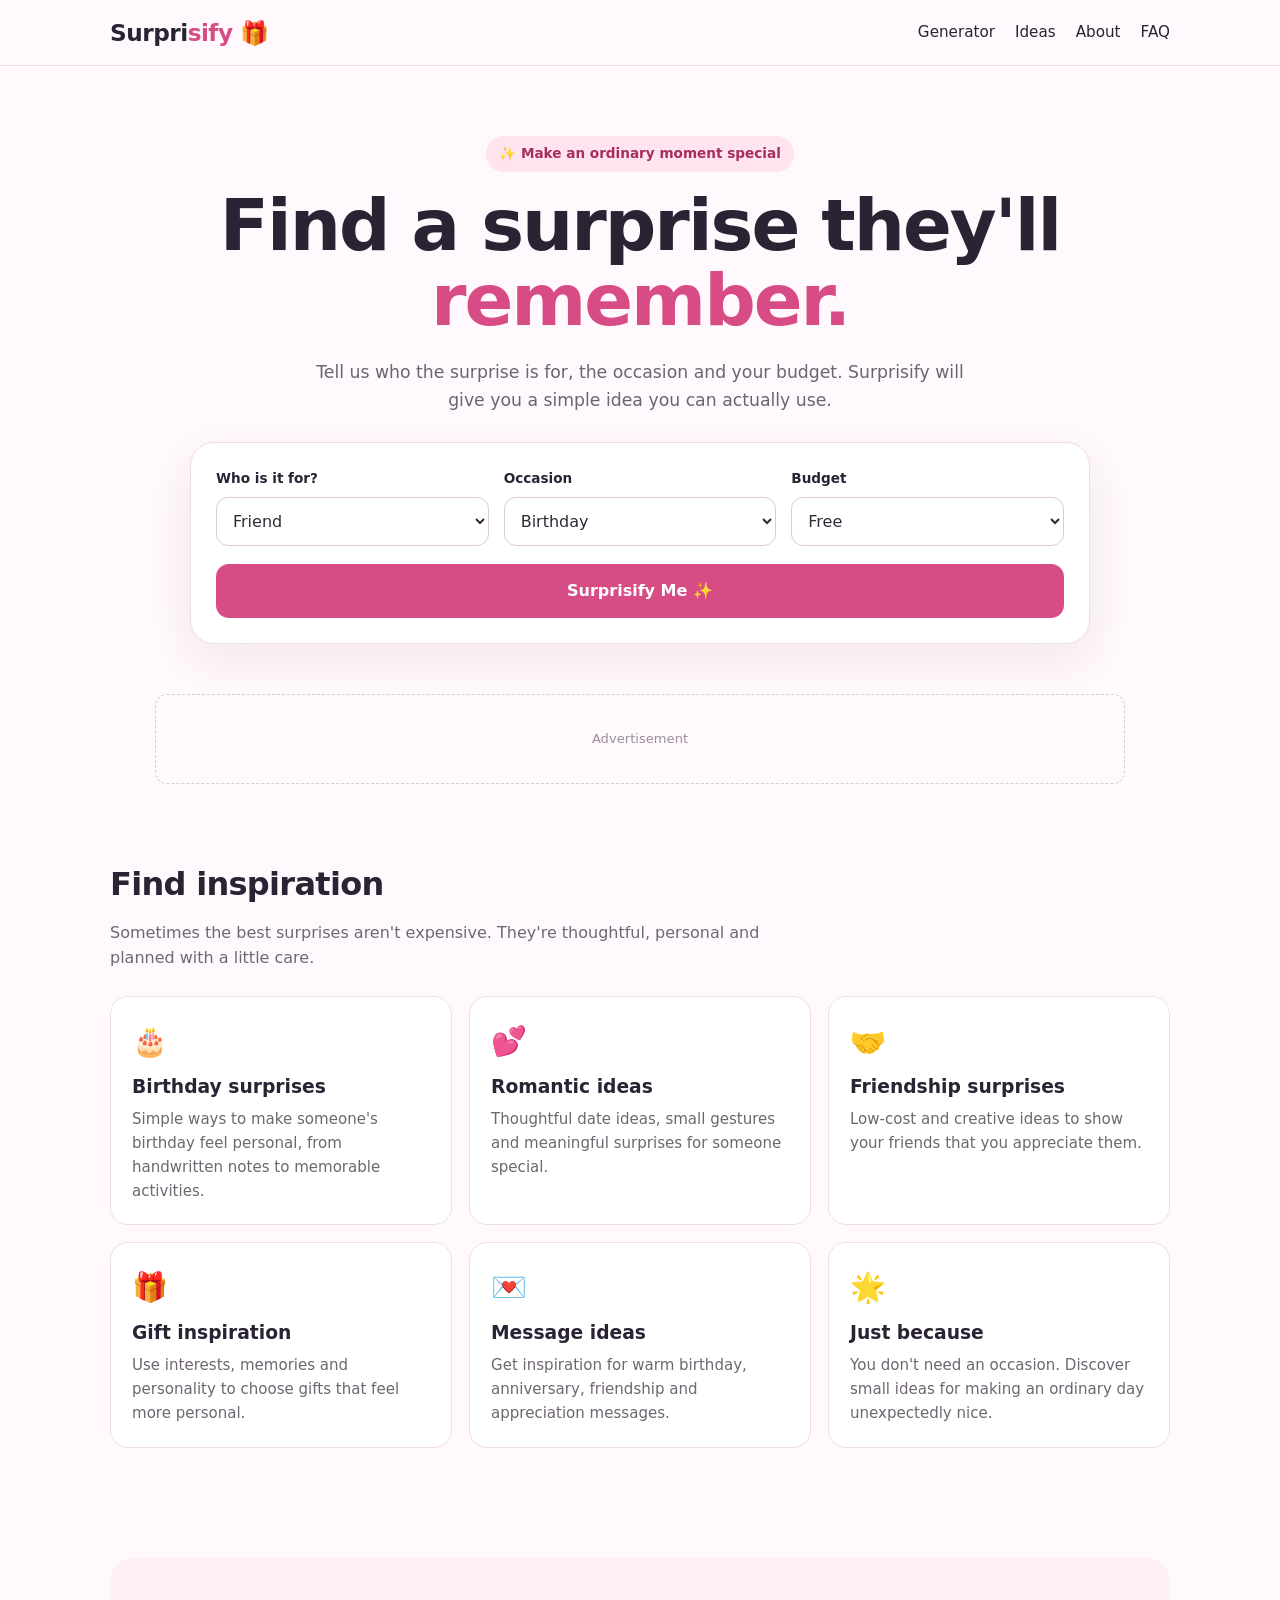
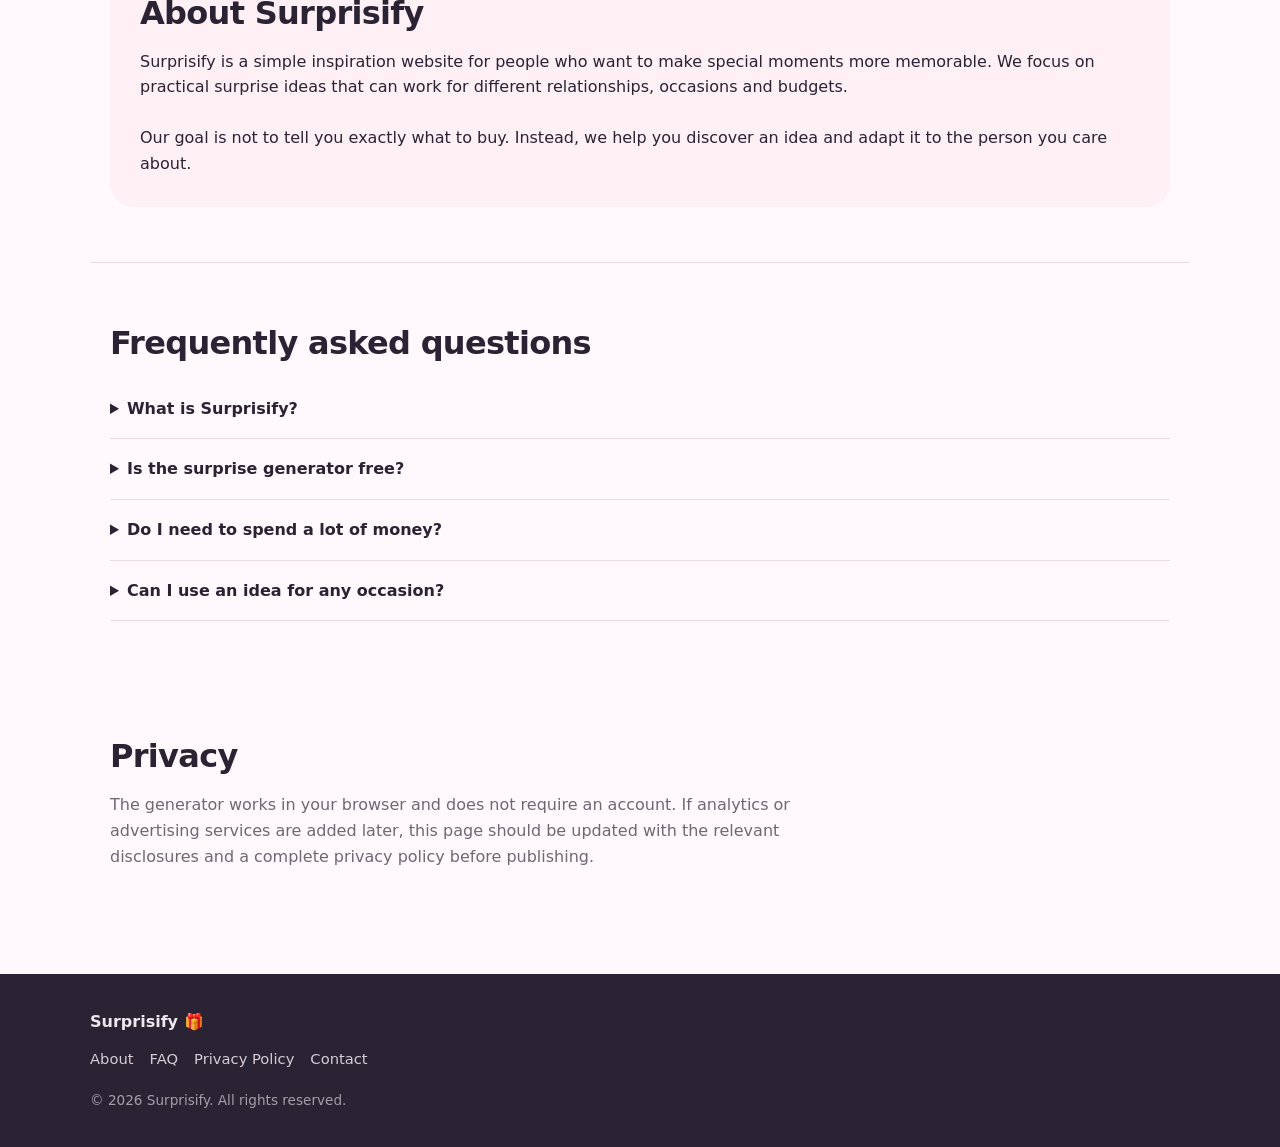
<file: index.html>
<!DOCTYPE html>
<html lang="en">
<head>
  <script async src="https://pagead2.googlesyndication.com/pagead/js/adsbygoogle.js?client=ca-pub-3147960949457616"
     crossorigin="anonymous"></script>
  <meta charset="UTF-8">
  <meta name="viewport" content="width=device-width, initial-scale=1.0">
  <meta name="description" content="Surprisify helps you discover thoughtful surprise ideas, gifts, activities and messages for birthdays, anniversaries, friends, family and special people.">
  <meta name="keywords" content="surprise ideas, birthday surprise, gift ideas, romantic surprises, anniversary ideas, surprise generator">
  <meta name="author" content="Surprisify">
  <meta name="robots" content="index, follow">
  <meta property="og:title" content="Surprisify — Find Your Perfect Surprise">
  <meta property="og:description" content="Get a thoughtful surprise idea in seconds.">
  <meta property="og:type" content="website">
  <title>Surprisify — Find Your Perfect Surprise 🎁</title>

  <style>
    * { box-sizing: border-box; margin: 0; padding: 0; }
    html { scroll-behavior: smooth; }
    body {
      font-family: Inter, system-ui, -apple-system, BlinkMacSystemFont, "Segoe UI", sans-serif;
      color: #292334;
      background: #fff8fc;
      line-height: 1.6;
    }
    a { color: inherit; text-decoration: none; }
    button, select { font: inherit; }

    header {
      position: sticky;
      top: 0;
      z-index: 10;
      background: rgba(255,248,252,.94);
      backdrop-filter: blur(12px);
      border-bottom: 1px solid #f0dfe9;
    }
    .nav {
      max-width: 1100px;
      margin: auto;
      padding: 14px 20px;
      display: flex;
      align-items: center;
      justify-content: space-between;
      gap: 20px;
    }
    .logo { font-size: 1.45rem; font-weight: 800; letter-spacing: -.5px; }
    .logo span { color: #d84c86; }
    nav { display: flex; gap: 20px; font-size: .95rem; }
    nav a:hover { color: #d84c86; }

    .hero {
      max-width: 1100px;
      margin: auto;
      padding: 70px 20px 45px;
      text-align: center;
    }
    .badge {
      display: inline-block;
      padding: 7px 13px;
      border-radius: 999px;
      background: #ffe3ef;
      color: #a62d61;
      font-weight: 700;
      font-size: .85rem;
      margin-bottom: 16px;
    }
    h1 {
      font-size: clamp(2.2rem, 7vw, 4.5rem);
      line-height: 1.05;
      letter-spacing: -2px;
      max-width: 850px;
      margin: auto;
    }
    .hero h1 span { color: #d84c86; }
    .hero p {
      max-width: 680px;
      margin: 20px auto 28px;
      color: #6d6471;
      font-size: 1.08rem;
    }

    .generator {
      max-width: 900px;
      margin: 15px auto 0;
      background: white;
      border: 1px solid #efdce7;
      border-radius: 24px;
      padding: 25px;
      box-shadow: 0 16px 45px rgba(86, 35, 61, .08);
      text-align: left;
    }
    .fields {
      display: grid;
      grid-template-columns: repeat(3, 1fr);
      gap: 15px;
    }
    label { display: block; font-size: .85rem; font-weight: 750; margin-bottom: 7px; }
    select {
      width: 100%;
      padding: 13px 12px;
      border: 1px solid #decbd6;
      border-radius: 12px;
      background: #fff;
      color: #302936;
      outline: none;
    }
    select:focus { border-color: #d84c86; }

    .primary {
      width: 100%;
      border: 0;
      border-radius: 13px;
      padding: 14px 18px;
      margin-top: 18px;
      background: #d84c86;
      color: white;
      font-weight: 800;
      cursor: pointer;
      transition: transform .15s, opacity .15s;
    }
    .primary:hover { transform: translateY(-1px); opacity: .94; }

    #result {
      display: none;
      margin-top: 20px;
      padding: 20px;
      border-radius: 17px;
      background: #fff0f6;
      border: 1px solid #f2c8dc;
    }
    #result.show { display: block; }
    #result h3 { margin-bottom: 5px; color: #9e285c; }
    #idea { font-size: 1.03rem; }
    .result-actions { display: flex; gap: 10px; margin-top: 13px; }
    .secondary {
      border: 1px solid #d9bccb;
      background: white;
      padding: 9px 13px;
      border-radius: 10px;
      cursor: pointer;
      font-weight: 700;
    }

    .section {
      max-width: 1100px;
      margin: auto;
      padding: 55px 20px;
    }
    .section h2 { font-size: 2rem; margin-bottom: 10px; letter-spacing: -.7px; }
    .section-intro { color: #706774; margin-bottom: 25px; max-width: 700px; }

    .cards {
      display: grid;
      grid-template-columns: repeat(3, 1fr);
      gap: 17px;
    }
    .card {
      background: white;
      border: 1px solid #efdee7;
      border-radius: 18px;
      padding: 21px;
    }
    .card .emoji { font-size: 1.8rem; }
    .card h3 { margin: 8px 0 5px; }
    .card p { color: #6e6670; font-size: .94rem; }

    .ad-space {
      max-width: 970px;
      min-height: 90px;
      margin: 5px auto 20px;
      padding: 15px;
      border: 1px dashed #dccbd5;
      border-radius: 12px;
      display: flex;
      align-items: center;
      justify-content: center;
      color: #9b9099;
      font-size: .82rem;
    }

    .faq { border-top: 1px solid #eadbe3; }
    details { padding: 17px 0; border-bottom: 1px solid #eadbe3; }
    summary { cursor: pointer; font-weight: 750; }
    details p { color: #6d6470; padding-top: 9px; max-width: 800px; }

    .about {
      background: #fff0f6;
      border-radius: 24px;
      padding: 30px;
    }

    footer {
      margin-top: 25px;
      background: #292334;
      color: #eee7ec;
      padding: 35px 20px;
    }
    .footer-inner { max-width: 1100px; margin: auto; }
    .footer-links { display: flex; flex-wrap: wrap; gap: 16px; margin-top: 12px; }
    .footer-links a { color: #d9cbd4; font-size: .92rem; }
    .copyright { margin-top: 20px; color: #a99ca6; font-size: .85rem; }

    @media (max-width: 760px) {
      nav { display: none; }
      .hero { padding-top: 50px; }
      .fields, .cards { grid-template-columns: 1fr; }
      .generator { padding: 18px; }
      .section { padding: 42px 20px; }
      h1 { letter-spacing: -1.2px; }
    }
  </style>
</head>

<body>
<header>
  <div class="nav">
    <a class="logo" href="#home">Surpri<span>sify</span> 🎁</a>
    <nav>
      <a href="#generator">Generator</a>
      <a href="#ideas">Ideas</a>
      <a href="#about">About</a>
      <a href="#faq">FAQ</a>
    </nav>
  </div>
</header>

<main id="home">
  <section class="hero">
    <div class="badge">✨ Make an ordinary moment special</div>
    <h1>Find a surprise they'll <span>remember.</span></h1>
    <p>Tell us who the surprise is for, the occasion and your budget. Surprisify will give you a simple idea you can actually use.</p>

    <div class="generator" id="generator">
      <div class="fields">
        <div>
          <label for="person">Who is it for?</label>
          <select id="person">
            <option>Friend</option>
            <option>Partner</option>
            <option>Family</option>
            <option>Crush</option>
            <option>Anyone special</option>
          </select>
        </div>
        <div>
          <label for="occasion">Occasion</label>
          <select id="occasion">
            <option>Birthday</option>
            <option>Anniversary</option>
            <option>Just Because</option>
            <option>Celebration</option>
            <option>Long Distance</option>
          </select>
        </div>
        <div>
          <label for="budget">Budget</label>
          <select id="budget">
            <option>Free</option>
            <option>Low</option>
            <option>Medium</option>
          </select>
        </div>
      </div>

      <button class="primary" onclick="generateIdea()">Surprisify Me ✨</button>

      <div id="result">
        <h3>Your surprise idea 💝</h3>
        <p id="idea"></p>
        <div class="result-actions">
          <button class="secondary" onclick="generateIdea()">Try another</button>
          <button class="secondary" onclick="copyIdea()">Copy idea</button>
        </div>
      </div>
    </div>
  </section>

  <div class="ad-space" aria-label="Advertisement space">Advertisement</div>

  <section class="section" id="ideas">
    <h2>Find inspiration</h2>
    <p class="section-intro">Sometimes the best surprises aren't expensive. They're thoughtful, personal and planned with a little care.</p>

    <div class="cards">
      <article class="card">
        <div class="emoji">🎂</div>
        <h3>Birthday surprises</h3>
        <p>Simple ways to make someone's birthday feel personal, from handwritten notes to memorable activities.</p>
      </article>
      <article class="card">
        <div class="emoji">💕</div>
        <h3>Romantic ideas</h3>
        <p>Thoughtful date ideas, small gestures and meaningful surprises for someone special.</p>
      </article>
      <article class="card">
        <div class="emoji">🤝</div>
        <h3>Friendship surprises</h3>
        <p>Low-cost and creative ideas to show your friends that you appreciate them.</p>
      </article>
      <article class="card">
        <div class="emoji">🎁</div>
        <h3>Gift inspiration</h3>
        <p>Use interests, memories and personality to choose gifts that feel more personal.</p>
      </article>
      <article class="card">
        <div class="emoji">💌</div>
        <h3>Message ideas</h3>
        <p>Get inspiration for warm birthday, anniversary, friendship and appreciation messages.</p>
      </article>
      <article class="card">
        <div class="emoji">🌟</div>
        <h3>Just because</h3>
        <p>You don't need an occasion. Discover small ideas for making an ordinary day unexpectedly nice.</p>
      </article>
    </div>
  </section>

  <section class="section" id="about">
    <div class="about">
      <h2>About Surprisify</h2>
      <p>Surprisify is a simple inspiration website for people who want to make special moments more memorable. We focus on practical surprise ideas that can work for different relationships, occasions and budgets.</p>
      <br>
      <p>Our goal is not to tell you exactly what to buy. Instead, we help you discover an idea and adapt it to the person you care about.</p>
    </div>
  </section>

  <section class="section faq" id="faq">
    <h2>Frequently asked questions</h2>
    <details>
      <summary>What is Surprisify?</summary>
      <p>Surprisify is an online source of surprise inspiration, including gift ideas, activities, messages and simple ways to celebrate people you care about.</p>
    </details>
    <details>
      <summary>Is the surprise generator free?</summary>
      <p>Yes. The generator on this website is designed to be free to use.</p>
    </details>
    <details>
      <summary>Do I need to spend a lot of money?</summary>
      <p>No. Many memorable surprises are based on time, creativity and personal thought rather than cost.</p>
    </details>
    <details>
      <summary>Can I use an idea for any occasion?</summary>
      <p>Absolutely. Treat the generated idea as inspiration and adjust it to suit the person, occasion and your relationship.</p>
    </details>
  </section>

  <section class="section">
    <h2>Privacy</h2>
    <p class="section-intro">The generator works in your browser and does not require an account. If analytics or advertising services are added later, this page should be updated with the relevant disclosures and a complete privacy policy before publishing.</p>
  </section>
</main>

<footer>
  <div class="footer-inner">
    <strong>Surprisify 🎁</strong>
    <div class="footer-links">
      <a href="#about">About</a>
      <a href="#faq">FAQ</a>
      <a href="#privacy">Privacy Policy</a>
      <a href="#contact">Contact</a>
    </div>
    <p class="copyright">© 2026 Surprisify. All rights reserved.</p>
  </div>
</footer>

<script>
  const ideas = {
    "Friend": {
      "Birthday": {
        "Free": ["Make a short video using your favorite shared memories and send it at midnight.", "Write a handwritten-style digital letter listing five things you appreciate about your friend.", "Create a mini treasure hunt using clues based on your funniest memories together."],
        "Low": ["Put together a small snack-and-memory box with their favorite treats and printed photos.", "Plan a surprise evening walk with their favorite playlist and a small dessert stop."],
        "Medium": ["Plan a themed day around something your friend loves, including food, an activity and a small personalized gift."]
      },
      "Anniversary": {
        "Free": ["Create a timeline of your best friendship memories and share it as a digital card.", "Recreate the first funny or memorable moment you both remember and document it with a photo."],
        "Low": ["Make a friendship scrapbook with photos, inside jokes and short notes.", "Arrange a favorite-food picnic and bring a small memory card for them."],
        "Medium": ["Plan a full friendship day around three places or activities that represent your journey together."]
      },
      "Just Because": {
        "Free": ["Send an unexpected message telling them one specific thing they do that makes your life better.", "Make a playlist named after an inside joke you both share."],
        "Low": ["Drop off their favorite snack with a tiny note saying, 'No reason. Just thought of you.'"],
        "Medium": ["Organize a surprise hangout around an activity they have wanted to try."]
      },
      "Celebration": {
        "Free": ["Make a funny digital congratulations card featuring your favorite photo of them.", "Create a short celebration video with messages from mutual friends."],
        "Low": ["Bring their favorite dessert and celebrate with a small surprise at home."],
        "Medium": ["Plan a small themed celebration with their favorite food, music and a personalized keepsake."]
      },
      "Long Distance": {
        "Free": ["Schedule a video call and prepare a list of old memories to talk about together.", "Send a digital photo collage with a personal note."],
        "Low": ["Order or send a small favorite snack with a handwritten note."],
        "Medium": ["Plan a virtual movie night with matching snacks and a surprise digital card."]
      }
    },

    "Partner": {
      "Birthday": {
        "Free": ["Write a letter called 'The little things I love about you' and include specific memories.", "Create a private digital page counting down to their birthday with messages and photos."],
        "Low": ["Prepare a small box containing favorite snacks, photos and tiny notes for different moods.", "Plan a surprise breakfast and leave a sweet note beside it."],
        "Medium": ["Plan a personalized date based entirely on their favorite food, music and activity."]
      },
      "Anniversary": {
        "Free": ["Recreate your first-date conversation with questions about what you both remember.", "Make a digital memory book with your favorite moments together."],
        "Low": ["Recreate a favorite date at home with the same food, music and a handwritten note."],
        "Medium": ["Plan a surprise experience connected to a place, hobby or memory that matters to both of you."]
      },
      "Just Because": {
        "Free": ["Send a message describing one ordinary moment with them that you secretly love.", "Make a playlist of songs connected to your relationship."],
        "Low": ["Surprise them with their favorite drink and a note after an ordinary day."],
        "Medium": ["Plan a mystery date where you reveal each activity one step at a time."]
      },
      "Celebration": {
        "Free": ["Create a small digital celebration card with your favorite photos together.", "Write a list of 10 reasons you're proud of them."],
        "Low": ["Prepare their favorite meal and turn the evening into a mini celebration."],
        "Medium": ["Arrange a personalized celebration evening with decorations, favorite food and a meaningful keepsake."]
      },
      "Long Distance": {
        "Free": ["Create a shared online playlist and write a message explaining the meaning behind each song.", "Plan a virtual dinner where you both cook the same simple meal."],
        "Low": ["Send a care package with snacks, photos and a note to open each day.", "Send their favorite treat with a small surprise letter."],
        "Medium": ["Plan a virtual date with matching food, a movie and a surprise digital gift."]
      }
    },

    "Family": {
      "Birthday": {
        "Free": ["Make a family memory video using old photos and short messages from everyone.", "Write a letter sharing your favorite family memory with them."],
        "Low": ["Prepare their favorite breakfast and decorate the table with family photos."],
        "Medium": ["Organize a family activity based on their favorite hobby and finish with their favorite meal."]
      },
      "Anniversary": {
        "Free": ["Create a family timeline of memorable moments and share it during a small gathering.", "Collect short appreciation messages from family members."],
        "Low": ["Prepare a photo album with captions describing the memories.", "Plan a simple family dinner with a personalized table card."],
        "Medium": ["Organize a family day around a meaningful place or activity."]
      },
      "Just Because": {
        "Free": ["Send a message thanking them for one thing they have done that you still remember.", "Call them unexpectedly just to spend some time talking."],
        "Low": ["Bring home their favorite snack without telling them first."],
        "Medium": ["Plan a surprise family outing based on something they enjoy."]
      },
      "Celebration": {
        "Free": ["Make a congratulations card signed by everyone in the family.", "Create a short video of family members sharing one reason they're proud of them."],
        "Low": ["Prepare a favorite meal and dessert for a small celebration."],
        "Medium": ["Host a small themed family celebration with photos and a personalized keepsake."]
      },
      "Long Distance": {
        "Free": ["Arrange a family video call with everyone joining at the same time.", "Create a digital family photo album with short captions."],
        "Low": ["Send a small care package containing familiar snacks and family photos."],
        "Medium": ["Plan a virtual family celebration with food, games and a surprise video."]
      }
    },

    "Crush": {
      "Birthday": {
        "Free": ["Send a warm birthday message that mentions one genuine quality you admire about them.", "Make a simple digital birthday card that feels personal without being overwhelming."],
        "Low": ["Give them a small favorite snack with a short, friendly birthday note."],
        "Medium": ["Plan a casual birthday coffee or activity around something they genuinely enjoy."]
      },
      "Anniversary": {
        "Free": ["Create a simple appreciation note focused on a shared memory.", "Make a playlist of songs that remind you of good conversations."],
        "Low": ["Suggest a casual outing to celebrate a memorable milestone."],
        "Medium": ["Plan a relaxed experience based on a shared interest."]
      },
      "Just Because": {
        "Free": ["Send a funny message or meme connected to an inside joke.", "Share a song and explain why you thought they'd like it."],
        "Low": ["Bring them a small snack you noticed they like."],
        "Medium": ["Invite them to a casual activity where you can spend time together naturally."]
      },
      "Celebration": {
        "Free": ["Send a cheerful congratulations message with a personal compliment.", "Create a small digital card celebrating their achievement."],
        "Low": ["Celebrate with their favorite snack or drink and a friendly note."],
        "Medium": ["Invite them to a casual celebration around their favorite activity."]
      },
      "Long Distance": {
        "Free": ["Send a thoughtful message and a shared playlist.", "Plan a short video call around a common interest."],
        "Low": ["Send a small snack package with a simple note."],
        "Medium": ["Plan an online game or movie night with a surprise digital card."]
      }
    },

    "Anyone special": {
      "Birthday": {
        "Free": ["Write a personal letter describing your favorite memory with them.", "Create a photo collage with a short message under every photo."],
        "Low": ["Put together a small box of their favorite treats and a thoughtful note."],
        "Medium": ["Plan a personalized day around their favorite food and activity."]
      },
      "Anniversary": {
        "Free": ["Create a digital memory timeline celebrating the moments you've shared.", "Write a note about how they have made a difference in your life."],
        "Low": ["Plan a simple meal featuring their favorite foods."],
        "Medium": ["Plan a memorable experience connected to an important shared memory."]
      },
      "Just Because": {
        "Free": ["Tell them one specific reason you're grateful to have them in your life.", "Make a playlist or photo collage just because you thought of them."],
        "Low": ["Surprise them with a favorite treat and a tiny note."],
        "Medium": ["Plan an unexpected activity based on something they love."]
      },
      "Celebration": {
        "Free": ["Make a digital congratulations card with a personal message.", "Record a short video telling them why you're proud of them."],
        "Low": ["Bring their favorite dessert and celebrate together."],
        "Medium": ["Plan a small personalized celebration with food, music and a keepsake."]
      },
      "Long Distance": {
        "Free": ["Plan a video call and prepare a surprise playlist.", "Create a digital photo album with a heartfelt note."],
        "Low": ["Send a small care package with photos and favorite treats."],
        "Medium": ["Organize a virtual celebration with matching food and a digital surprise."]
      }
    }
  };

  function generateIdea() {
    const person = document.getElementById("person").value;
    const occasion = document.getElementById("occasion").value;
    const budget = document.getElementById("budget").value;

    const list = ideas[person][occasion][budget] || ideas[person][occasion]["Low"];
    const selected = list[Math.floor(Math.random() * list.length)];

    document.getElementById("idea").textContent = selected;
    document.getElementById("result").classList.add("show");
    document.getElementById("result").scrollIntoView({ behavior: "smooth", block: "nearest" });
  }

  async function copyIdea() {
    const text = document.getElementById("idea").textContent;
    try {
      await navigator.clipboard.writeText(text);
      alert("Idea copied! ✨");
    } catch {
      alert("Please select and copy the idea manually.");
    }
  }
</script>
</body>
</html>
</file>
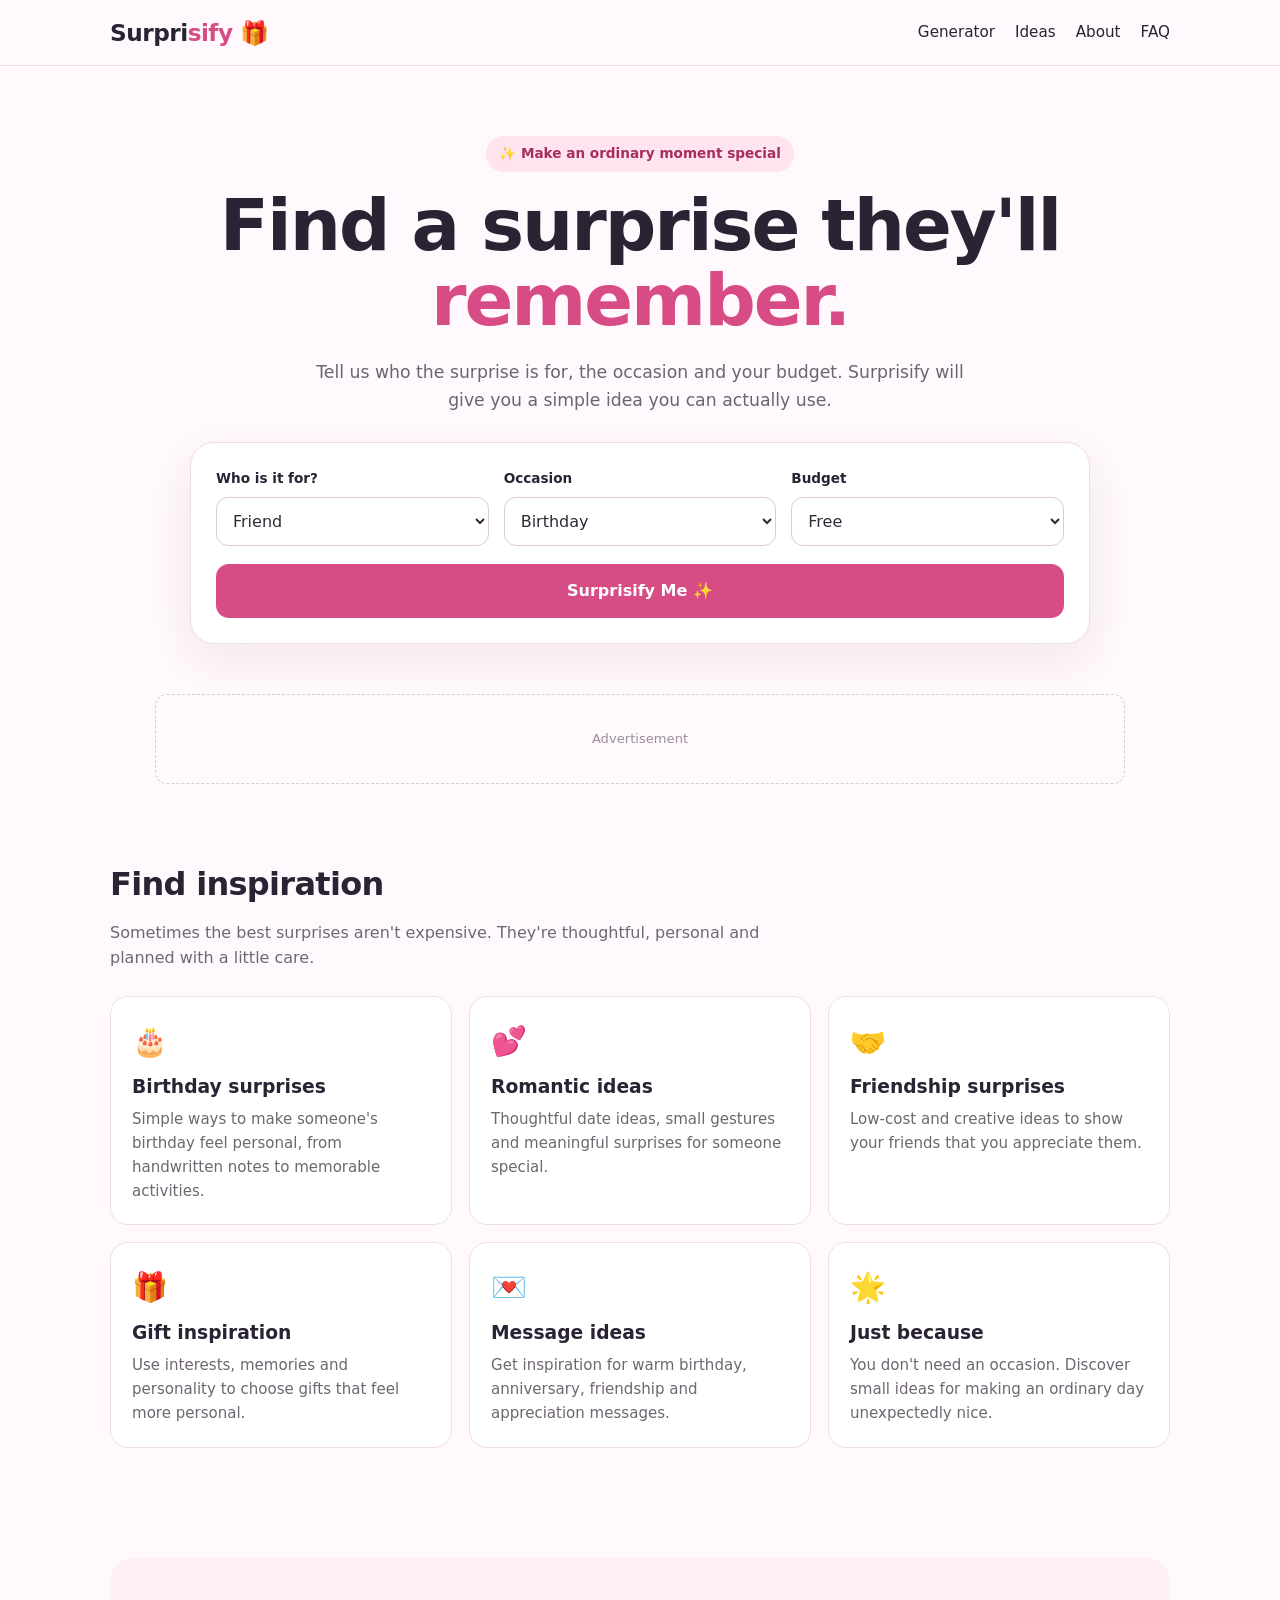
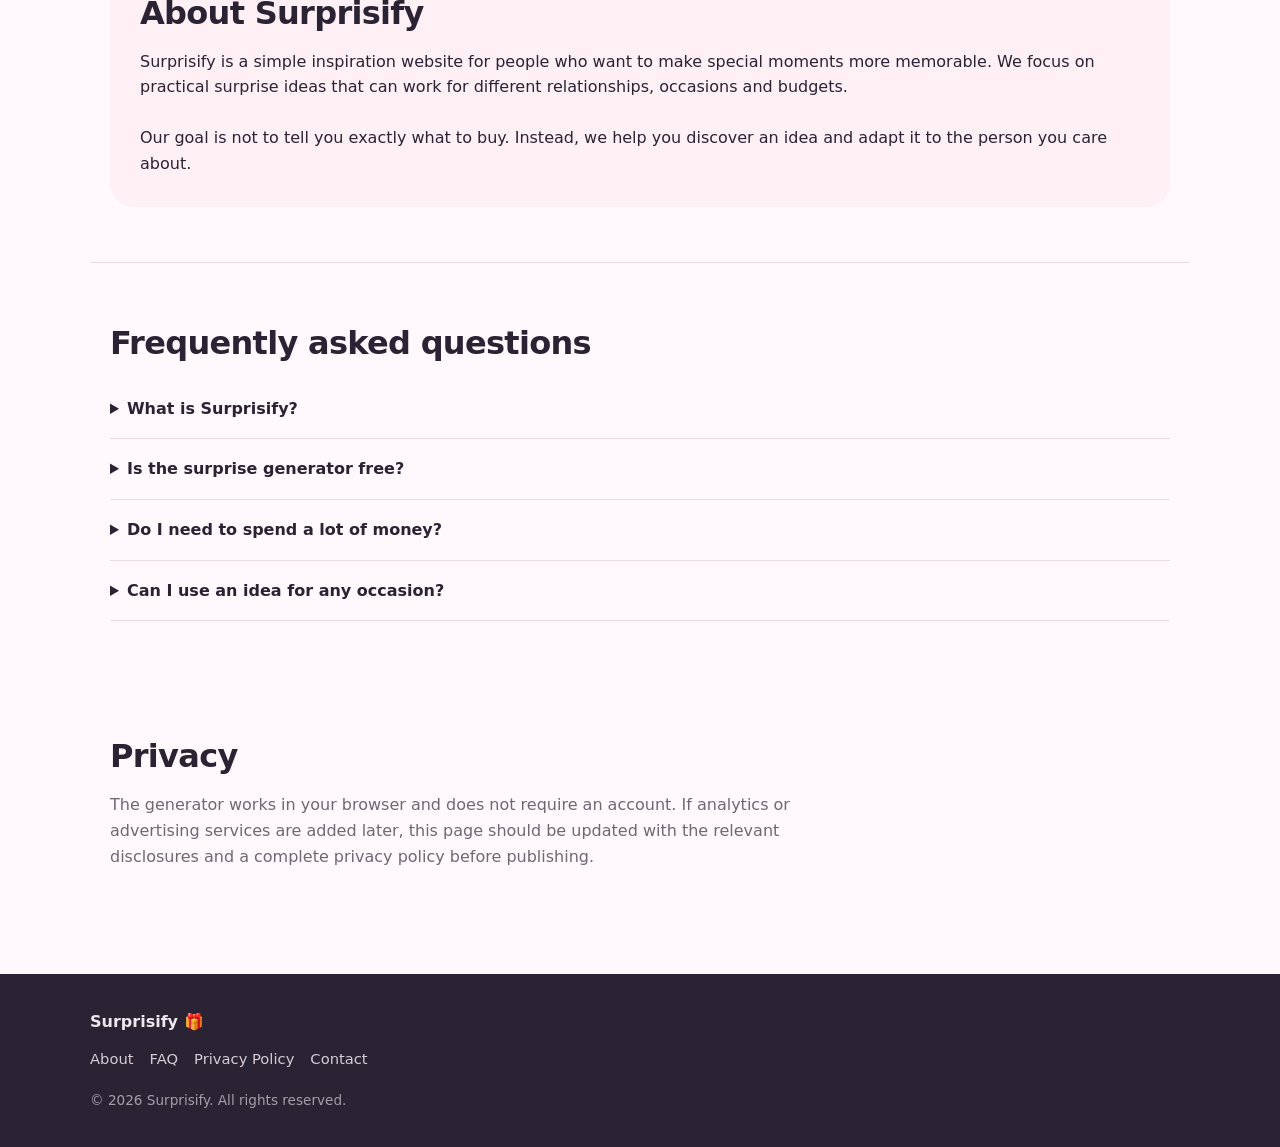
<file: index-1.html>
<!DOCTYPE html>
<html lang="en">
<head>
  <meta charset="UTF-8">
  <meta name="viewport" content="width=device-width, initial-scale=1.0">
  <meta name="description" content="Surprisify helps you discover thoughtful surprise ideas, gifts, activities and messages for birthdays, anniversaries, friends, family and special people.">
  <meta name="keywords" content="surprise ideas, birthday surprise, gift ideas, romantic surprises, anniversary ideas, surprise generator">
  <meta name="author" content="Surprisify">
  <meta name="robots" content="index, follow">
  <meta property="og:title" content="Surprisify — Find Your Perfect Surprise">
  <meta property="og:description" content="Get a thoughtful surprise idea in seconds.">
  <meta property="og:type" content="website">
  <title>Surprisify — Find Your Perfect Surprise 🎁</title>

  <style>
    * { box-sizing: border-box; margin: 0; padding: 0; }
    html { scroll-behavior: smooth; }
    body {
      font-family: Inter, system-ui, -apple-system, BlinkMacSystemFont, "Segoe UI", sans-serif;
      color: #292334;
      background: #fff8fc;
      line-height: 1.6;
    }
    a { color: inherit; text-decoration: none; }
    button, select { font: inherit; }

    header {
      position: sticky;
      top: 0;
      z-index: 10;
      background: rgba(255,248,252,.94);
      backdrop-filter: blur(12px);
      border-bottom: 1px solid #f0dfe9;
    }
    .nav {
      max-width: 1100px;
      margin: auto;
      padding: 14px 20px;
      display: flex;
      align-items: center;
      justify-content: space-between;
      gap: 20px;
    }
    .logo { font-size: 1.45rem; font-weight: 800; letter-spacing: -.5px; }
    .logo span { color: #d84c86; }
    nav { display: flex; gap: 20px; font-size: .95rem; }
    nav a:hover { color: #d84c86; }

    .hero {
      max-width: 1100px;
      margin: auto;
      padding: 70px 20px 45px;
      text-align: center;
    }
    .badge {
      display: inline-block;
      padding: 7px 13px;
      border-radius: 999px;
      background: #ffe3ef;
      color: #a62d61;
      font-weight: 700;
      font-size: .85rem;
      margin-bottom: 16px;
    }
    h1 {
      font-size: clamp(2.2rem, 7vw, 4.5rem);
      line-height: 1.05;
      letter-spacing: -2px;
      max-width: 850px;
      margin: auto;
    }
    .hero h1 span { color: #d84c86; }
    .hero p {
      max-width: 680px;
      margin: 20px auto 28px;
      color: #6d6471;
      font-size: 1.08rem;
    }

    .generator {
      max-width: 900px;
      margin: 15px auto 0;
      background: white;
      border: 1px solid #efdce7;
      border-radius: 24px;
      padding: 25px;
      box-shadow: 0 16px 45px rgba(86, 35, 61, .08);
      text-align: left;
    }
    .fields {
      display: grid;
      grid-template-columns: repeat(3, 1fr);
      gap: 15px;
    }
    label { display: block; font-size: .85rem; font-weight: 750; margin-bottom: 7px; }
    select {
      width: 100%;
      padding: 13px 12px;
      border: 1px solid #decbd6;
      border-radius: 12px;
      background: #fff;
      color: #302936;
      outline: none;
    }
    select:focus { border-color: #d84c86; }

    .primary {
      width: 100%;
      border: 0;
      border-radius: 13px;
      padding: 14px 18px;
      margin-top: 18px;
      background: #d84c86;
      color: white;
      font-weight: 800;
      cursor: pointer;
      transition: transform .15s, opacity .15s;
    }
    .primary:hover { transform: translateY(-1px); opacity: .94; }

    #result {
      display: none;
      margin-top: 20px;
      padding: 20px;
      border-radius: 17px;
      background: #fff0f6;
      border: 1px solid #f2c8dc;
    }
    #result.show { display: block; }
    #result h3 { margin-bottom: 5px; color: #9e285c; }
    #idea { font-size: 1.03rem; }
    .result-actions { display: flex; gap: 10px; margin-top: 13px; }
    .secondary {
      border: 1px solid #d9bccb;
      background: white;
      padding: 9px 13px;
      border-radius: 10px;
      cursor: pointer;
      font-weight: 700;
    }

    .section {
      max-width: 1100px;
      margin: auto;
      padding: 55px 20px;
    }
    .section h2 { font-size: 2rem; margin-bottom: 10px; letter-spacing: -.7px; }
    .section-intro { color: #706774; margin-bottom: 25px; max-width: 700px; }

    .cards {
      display: grid;
      grid-template-columns: repeat(3, 1fr);
      gap: 17px;
    }
    .card {
      background: white;
      border: 1px solid #efdee7;
      border-radius: 18px;
      padding: 21px;
    }
    .card .emoji { font-size: 1.8rem; }
    .card h3 { margin: 8px 0 5px; }
    .card p { color: #6e6670; font-size: .94rem; }

    .ad-space {
      max-width: 970px;
      min-height: 90px;
      margin: 5px auto 20px;
      padding: 15px;
      border: 1px dashed #dccbd5;
      border-radius: 12px;
      display: flex;
      align-items: center;
      justify-content: center;
      color: #9b9099;
      font-size: .82rem;
    }

    .faq { border-top: 1px solid #eadbe3; }
    details { padding: 17px 0; border-bottom: 1px solid #eadbe3; }
    summary { cursor: pointer; font-weight: 750; }
    details p { color: #6d6470; padding-top: 9px; max-width: 800px; }

    .about {
      background: #fff0f6;
      border-radius: 24px;
      padding: 30px;
    }

    footer {
      margin-top: 25px;
      background: #292334;
      color: #eee7ec;
      padding: 35px 20px;
    }
    .footer-inner { max-width: 1100px; margin: auto; }
    .footer-links { display: flex; flex-wrap: wrap; gap: 16px; margin-top: 12px; }
    .footer-links a { color: #d9cbd4; font-size: .92rem; }
    .copyright { margin-top: 20px; color: #a99ca6; font-size: .85rem; }

    @media (max-width: 760px) {
      nav { display: none; }
      .hero { padding-top: 50px; }
      .fields, .cards { grid-template-columns: 1fr; }
      .generator { padding: 18px; }
      .section { padding: 42px 20px; }
      h1 { letter-spacing: -1.2px; }
    }
  </style>
</head>

<body>
<header>
  <div class="nav">
    <a class="logo" href="#home">Surpri<span>sify</span> 🎁</a>
    <nav>
      <a href="#generator">Generator</a>
      <a href="#ideas">Ideas</a>
      <a href="#about">About</a>
      <a href="#faq">FAQ</a>
    </nav>
  </div>
</header>

<main id="home">
  <section class="hero">
    <div class="badge">✨ Make an ordinary moment special</div>
    <h1>Find a surprise they'll <span>remember.</span></h1>
    <p>Tell us who the surprise is for, the occasion and your budget. Surprisify will give you a simple idea you can actually use.</p>

    <div class="generator" id="generator">
      <div class="fields">
        <div>
          <label for="person">Who is it for?</label>
          <select id="person">
            <option>Friend</option>
            <option>Partner</option>
            <option>Family</option>
            <option>Crush</option>
            <option>Anyone special</option>
          </select>
        </div>
        <div>
          <label for="occasion">Occasion</label>
          <select id="occasion">
            <option>Birthday</option>
            <option>Anniversary</option>
            <option>Just Because</option>
            <option>Celebration</option>
            <option>Long Distance</option>
          </select>
        </div>
        <div>
          <label for="budget">Budget</label>
          <select id="budget">
            <option>Free</option>
            <option>Low</option>
            <option>Medium</option>
          </select>
        </div>
      </div>

      <button class="primary" onclick="generateIdea()">Surprisify Me ✨</button>

      <div id="result">
        <h3>Your surprise idea 💝</h3>
        <p id="idea"></p>
        <div class="result-actions">
          <button class="secondary" onclick="generateIdea()">Try another</button>
          <button class="secondary" onclick="copyIdea()">Copy idea</button>
        </div>
      </div>
    </div>
  </section>

  <div class="ad-space" aria-label="Advertisement space">Advertisement</div>

  <section class="section" id="ideas">
    <h2>Find inspiration</h2>
    <p class="section-intro">Sometimes the best surprises aren't expensive. They're thoughtful, personal and planned with a little care.</p>

    <div class="cards">
      <article class="card">
        <div class="emoji">🎂</div>
        <h3>Birthday surprises</h3>
        <p>Simple ways to make someone's birthday feel personal, from handwritten notes to memorable activities.</p>
      </article>
      <article class="card">
        <div class="emoji">💕</div>
        <h3>Romantic ideas</h3>
        <p>Thoughtful date ideas, small gestures and meaningful surprises for someone special.</p>
      </article>
      <article class="card">
        <div class="emoji">🤝</div>
        <h3>Friendship surprises</h3>
        <p>Low-cost and creative ideas to show your friends that you appreciate them.</p>
      </article>
      <article class="card">
        <div class="emoji">🎁</div>
        <h3>Gift inspiration</h3>
        <p>Use interests, memories and personality to choose gifts that feel more personal.</p>
      </article>
      <article class="card">
        <div class="emoji">💌</div>
        <h3>Message ideas</h3>
        <p>Get inspiration for warm birthday, anniversary, friendship and appreciation messages.</p>
      </article>
      <article class="card">
        <div class="emoji">🌟</div>
        <h3>Just because</h3>
        <p>You don't need an occasion. Discover small ideas for making an ordinary day unexpectedly nice.</p>
      </article>
    </div>
  </section>

  <section class="section" id="about">
    <div class="about">
      <h2>About Surprisify</h2>
      <p>Surprisify is a simple inspiration website for people who want to make special moments more memorable. We focus on practical surprise ideas that can work for different relationships, occasions and budgets.</p>
      <br>
      <p>Our goal is not to tell you exactly what to buy. Instead, we help you discover an idea and adapt it to the person you care about.</p>
    </div>
  </section>

  <section class="section faq" id="faq">
    <h2>Frequently asked questions</h2>
    <details>
      <summary>What is Surprisify?</summary>
      <p>Surprisify is an online source of surprise inspiration, including gift ideas, activities, messages and simple ways to celebrate people you care about.</p>
    </details>
    <details>
      <summary>Is the surprise generator free?</summary>
      <p>Yes. The generator on this website is designed to be free to use.</p>
    </details>
    <details>
      <summary>Do I need to spend a lot of money?</summary>
      <p>No. Many memorable surprises are based on time, creativity and personal thought rather than cost.</p>
    </details>
    <details>
      <summary>Can I use an idea for any occasion?</summary>
      <p>Absolutely. Treat the generated idea as inspiration and adjust it to suit the person, occasion and your relationship.</p>
    </details>
  </section>

  <section class="section">
    <h2>Privacy</h2>
    <p class="section-intro">The generator works in your browser and does not require an account. If analytics or advertising services are added later, this page should be updated with the relevant disclosures and a complete privacy policy before publishing.</p>
  </section>
</main>

<footer>
  <div class="footer-inner">
    <strong>Surprisify 🎁</strong>
    <div class="footer-links">
      <a href="#about">About</a>
      <a href="#faq">FAQ</a>
      <a href="#privacy">Privacy Policy</a>
      <a href="#contact">Contact</a>
    </div>
    <p class="copyright">© 2026 Surprisify. All rights reserved.</p>
  </div>
</footer>

<script>
  const ideas = {
    "Friend": {
      "Birthday": {
        "Free": ["Make a short video using your favorite shared memories and send it at midnight.", "Write a handwritten-style digital letter listing five things you appreciate about your friend.", "Create a mini treasure hunt using clues based on your funniest memories together."],
        "Low": ["Put together a small snack-and-memory box with their favorite treats and printed photos.", "Plan a surprise evening walk with their favorite playlist and a small dessert stop."],
        "Medium": ["Plan a themed day around something your friend loves, including food, an activity and a small personalized gift."]
      },
      "Anniversary": {
        "Free": ["Create a timeline of your best friendship memories and share it as a digital card.", "Recreate the first funny or memorable moment you both remember and document it with a photo."],
        "Low": ["Make a friendship scrapbook with photos, inside jokes and short notes.", "Arrange a favorite-food picnic and bring a small memory card for them."],
        "Medium": ["Plan a full friendship day around three places or activities that represent your journey together."]
      },
      "Just Because": {
        "Free": ["Send an unexpected message telling them one specific thing they do that makes your life better.", "Make a playlist named after an inside joke you both share."],
        "Low": ["Drop off their favorite snack with a tiny note saying, 'No reason. Just thought of you.'"],
        "Medium": ["Organize a surprise hangout around an activity they have wanted to try."]
      },
      "Celebration": {
        "Free": ["Make a funny digital congratulations card featuring your favorite photo of them.", "Create a short celebration video with messages from mutual friends."],
        "Low": ["Bring their favorite dessert and celebrate with a small surprise at home."],
        "Medium": ["Plan a small themed celebration with their favorite food, music and a personalized keepsake."]
      },
      "Long Distance": {
        "Free": ["Schedule a video call and prepare a list of old memories to talk about together.", "Send a digital photo collage with a personal note."],
        "Low": ["Order or send a small favorite snack with a handwritten note."],
        "Medium": ["Plan a virtual movie night with matching snacks and a surprise digital card."]
      }
    },

    "Partner": {
      "Birthday": {
        "Free": ["Write a letter called 'The little things I love about you' and include specific memories.", "Create a private digital page counting down to their birthday with messages and photos."],
        "Low": ["Prepare a small box containing favorite snacks, photos and tiny notes for different moods.", "Plan a surprise breakfast and leave a sweet note beside it."],
        "Medium": ["Plan a personalized date based entirely on their favorite food, music and activity."]
      },
      "Anniversary": {
        "Free": ["Recreate your first-date conversation with questions about what you both remember.", "Make a digital memory book with your favorite moments together."],
        "Low": ["Recreate a favorite date at home with the same food, music and a handwritten note."],
        "Medium": ["Plan a surprise experience connected to a place, hobby or memory that matters to both of you."]
      },
      "Just Because": {
        "Free": ["Send a message describing one ordinary moment with them that you secretly love.", "Make a playlist of songs connected to your relationship."],
        "Low": ["Surprise them with their favorite drink and a note after an ordinary day."],
        "Medium": ["Plan a mystery date where you reveal each activity one step at a time."]
      },
      "Celebration": {
        "Free": ["Create a small digital celebration card with your favorite photos together.", "Write a list of 10 reasons you're proud of them."],
        "Low": ["Prepare their favorite meal and turn the evening into a mini celebration."],
        "Medium": ["Arrange a personalized celebration evening with decorations, favorite food and a meaningful keepsake."]
      },
      "Long Distance": {
        "Free": ["Create a shared online playlist and write a message explaining the meaning behind each song.", "Plan a virtual dinner where you both cook the same simple meal."],
        "Low": ["Send a care package with snacks, photos and a note to open each day.", "Send their favorite treat with a small surprise letter."],
        "Medium": ["Plan a virtual date with matching food, a movie and a surprise digital gift."]
      }
    },

    "Family": {
      "Birthday": {
        "Free": ["Make a family memory video using old photos and short messages from everyone.", "Write a letter sharing your favorite family memory with them."],
        "Low": ["Prepare their favorite breakfast and decorate the table with family photos."],
        "Medium": ["Organize a family activity based on their favorite hobby and finish with their favorite meal."]
      },
      "Anniversary": {
        "Free": ["Create a family timeline of memorable moments and share it during a small gathering.", "Collect short appreciation messages from family members."],
        "Low": ["Prepare a photo album with captions describing the memories.", "Plan a simple family dinner with a personalized table card."],
        "Medium": ["Organize a family day around a meaningful place or activity."]
      },
      "Just Because": {
        "Free": ["Send a message thanking them for one thing they have done that you still remember.", "Call them unexpectedly just to spend some time talking."],
        "Low": ["Bring home their favorite snack without telling them first."],
        "Medium": ["Plan a surprise family outing based on something they enjoy."]
      },
      "Celebration": {
        "Free": ["Make a congratulations card signed by everyone in the family.", "Create a short video of family members sharing one reason they're proud of them."],
        "Low": ["Prepare a favorite meal and dessert for a small celebration."],
        "Medium": ["Host a small themed family celebration with photos and a personalized keepsake."]
      },
      "Long Distance": {
        "Free": ["Arrange a family video call with everyone joining at the same time.", "Create a digital family photo album with short captions."],
        "Low": ["Send a small care package containing familiar snacks and family photos."],
        "Medium": ["Plan a virtual family celebration with food, games and a surprise video."]
      }
    },

    "Crush": {
      "Birthday": {
        "Free": ["Send a warm birthday message that mentions one genuine quality you admire about them.", "Make a simple digital birthday card that feels personal without being overwhelming."],
        "Low": ["Give them a small favorite snack with a short, friendly birthday note."],
        "Medium": ["Plan a casual birthday coffee or activity around something they genuinely enjoy."]
      },
      "Anniversary": {
        "Free": ["Create a simple appreciation note focused on a shared memory.", "Make a playlist of songs that remind you of good conversations."],
        "Low": ["Suggest a casual outing to celebrate a memorable milestone."],
        "Medium": ["Plan a relaxed experience based on a shared interest."]
      },
      "Just Because": {
        "Free": ["Send a funny message or meme connected to an inside joke.", "Share a song and explain why you thought they'd like it."],
        "Low": ["Bring them a small snack you noticed they like."],
        "Medium": ["Invite them to a casual activity where you can spend time together naturally."]
      },
      "Celebration": {
        "Free": ["Send a cheerful congratulations message with a personal compliment.", "Create a small digital card celebrating their achievement."],
        "Low": ["Celebrate with their favorite snack or drink and a friendly note."],
        "Medium": ["Invite them to a casual celebration around their favorite activity."]
      },
      "Long Distance": {
        "Free": ["Send a thoughtful message and a shared playlist.", "Plan a short video call around a common interest."],
        "Low": ["Send a small snack package with a simple note."],
        "Medium": ["Plan an online game or movie night with a surprise digital card."]
      }
    },

    "Anyone special": {
      "Birthday": {
        "Free": ["Write a personal letter describing your favorite memory with them.", "Create a photo collage with a short message under every photo."],
        "Low": ["Put together a small box of their favorite treats and a thoughtful note."],
        "Medium": ["Plan a personalized day around their favorite food and activity."]
      },
      "Anniversary": {
        "Free": ["Create a digital memory timeline celebrating the moments you've shared.", "Write a note about how they have made a difference in your life."],
        "Low": ["Plan a simple meal featuring their favorite foods."],
        "Medium": ["Plan a memorable experience connected to an important shared memory."]
      },
      "Just Because": {
        "Free": ["Tell them one specific reason you're grateful to have them in your life.", "Make a playlist or photo collage just because you thought of them."],
        "Low": ["Surprise them with a favorite treat and a tiny note."],
        "Medium": ["Plan an unexpected activity based on something they love."]
      },
      "Celebration": {
        "Free": ["Make a digital congratulations card with a personal message.", "Record a short video telling them why you're proud of them."],
        "Low": ["Bring their favorite dessert and celebrate together."],
        "Medium": ["Plan a small personalized celebration with food, music and a keepsake."]
      },
      "Long Distance": {
        "Free": ["Plan a video call and prepare a surprise playlist.", "Create a digital photo album with a heartfelt note."],
        "Low": ["Send a small care package with photos and favorite treats."],
        "Medium": ["Organize a virtual celebration with matching food and a digital surprise."]
      }
    }
  };

  function generateIdea() {
    const person = document.getElementById("person").value;
    const occasion = document.getElementById("occasion").value;
    const budget = document.getElementById("budget").value;

    const list = ideas[person][occasion][budget] || ideas[person][occasion]["Low"];
    const selected = list[Math.floor(Math.random() * list.length)];

    document.getElementById("idea").textContent = selected;
    document.getElementById("result").classList.add("show");
    document.getElementById("result").scrollIntoView({ behavior: "smooth", block: "nearest" });
  }

  async function copyIdea() {
    const text = document.getElementById("idea").textContent;
    try {
      await navigator.clipboard.writeText(text);
      alert("Idea copied! ✨");
    } catch {
      alert("Please select and copy the idea manually.");
    }
  }
</script>
</body>
</html>
</file>
